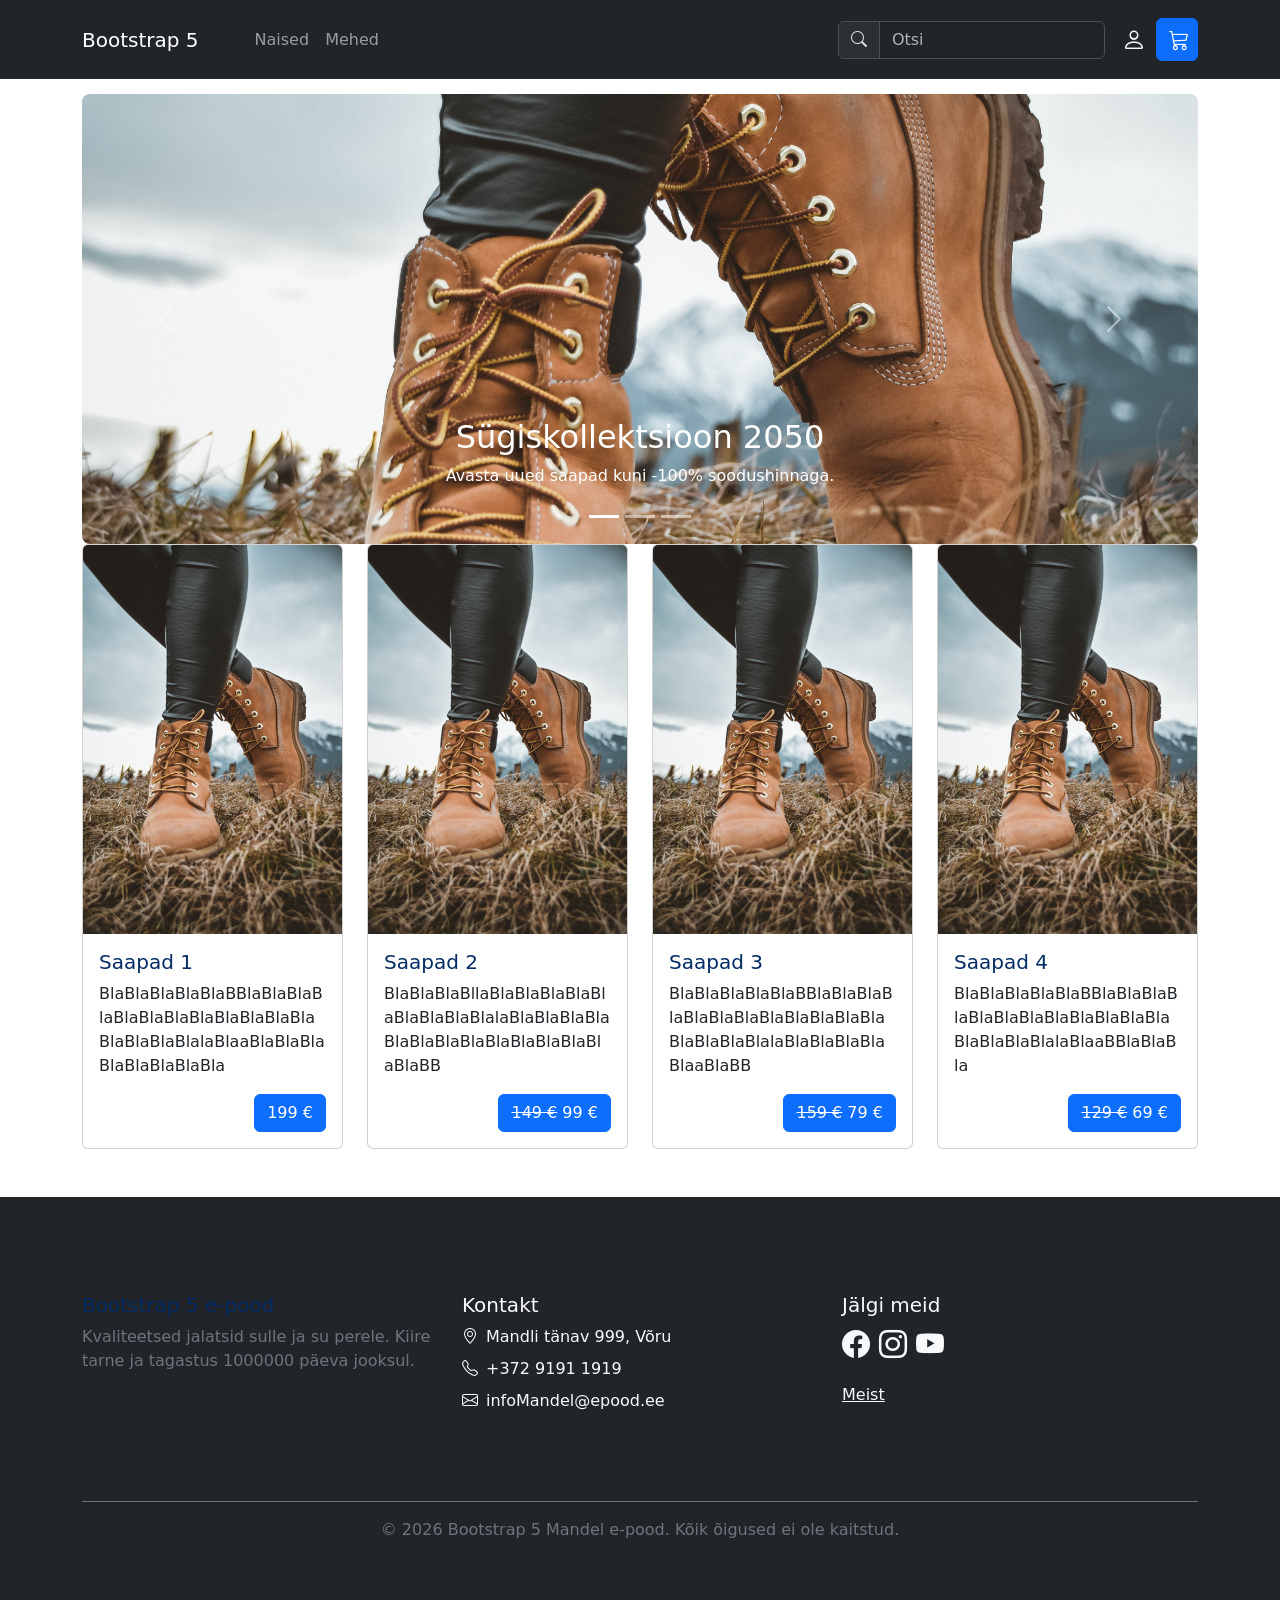
<file: index.html>
<!doctype html>
<html lang="et">

<head>
  <meta charset="utf-8">
  <meta name="viewport" content="width=device-width, initial-scale=1">
  <meta name="description" content="Bootstrapi juhend">
  <meta name="author" content="">
  <title>Bootstrap 5 juhend</title>
  <!--Bootstrap CSS-->
  <link href="https://cdn.jsdelivr.net/npm/bootstrap@5.3.3/dist/css/bootstrap.min.css" rel="stylesheet"
    integrity="sha384-QWTKZyjpPEjISv5WaRU9OFeRpok6YctnYmDr5pNlyT2bRjXh0JMhjY6hW+ALEwIH" crossorigin="anonymous">
  <!--Bootstrap ikoonid-->
  <link href="https://cdn.jsdelivr.net/npm/bootstrap-icons@1.9.1/font/bootstrap-icons.css" rel="stylesheet">
  <!--minu CSS-->
  <link rel="stylesheet" href="custom.css">
</head>

<body>
<!-- Navigatsioon --->
  <nav class="navbar navbar-expand-lg bg-dark py-3 fixed-top" data-bs-theme="dark">
    <div class="container">
      <button class="navbar-toggler" type="button" data-bs-toggle="collapse" data-bs-target="#navbarSupportedContent"
        aria-controls="navbarSupportedContent" aria-expanded="false" aria-label="Toggle navigation">
        <span class="navbar-toggler-icon"></span>
      </button>
      <a class="navbar-brand me-5" href="#">Bootstrap 5</a>
      <div class="collapse navbar-collapse" id="navbarSupportedContent">
        <ul class="navbar-nav me-auto">
          <li class="nav-item dropdown">
            <a class="nav-link dropdown" href="#" id="navbarDropdownNaised" role="button" data-bs-toggle="dropdown"
              aria-expanded="false">Naised</a>
            <ul class="dropdown-menu" aria-labelledby="navbarDropdownNaised">
              <li><a class="dropdown-item" href="#">Kingad</a></li>
              <div class="dropdown-divider"></div>
              <li><a class="dropdown-item" href="#">Saapad</a></li>
            </ul>
          </li>
          <li class="nav-item dropdown">
            <a class="nav-link dropdown" href="#" id="navbarDropdownMehed" role="button" data-bs-toggle="dropdown"
              aria-expanded="false">Mehed</a>
            <ul class="dropdown-menu" aria-labelledby="navbarDropdownMehed">
              <li><a class="dropdown-item" href="#">Kingad</a></li>
              <div class="dropdown-divider"></div>
              <li><a class="dropdown-item" href="#">Saapad</a></li>
            </ul>
          </li>
        </ul>
       
		<!--Otsi vorm -->
        <form class="d-flex me-1">
          <div class="input-group">
            <div class="input-group-text"><span class="bi bi-search mb-2"></span></div>
            <input class="form-control" type="search" placeholder="Otsi" aria-label="Search">
          </div>
        </form>
      </div>
      <div class="float-end">
       
	   <!--Login ikoon-->
        <button class="btn btn-link text-light" type="submit"><span class="bi bi-person"></span></button>
        
	   <!--Ostukorvi ikoon-->
        <a class="btn btn-primary" href="ostukorv.html"><span class="bi bi-cart3"></span></a>
      
	  </div>
    </div>
  </nav>
  
  <!--pildikarusell-->
  <div class="container mt-4">
    <div id="pildiKarusell" class="carousel slide" data-bs-ride="carousel">
      <div class="carousel-indicators">
        <button type="button" data-bs-target="#pildiKarusell" data-bs-slide-to="0" class="active" aria-current="true"
          aria-label="Slaid 1"></button>
        <button type="button" data-bs-target="#pildiKarusell" data-bs-slide-to="1" aria-label="Slaid 2"></button>
        <button type="button" data-bs-target="#pildiKarusell" data-bs-slide-to="2" aria-label="Slaid 3"></button>
      </div>
 
      <!--Slaidid -->
      <div class="carousel-inner rounded-3">
        <div class="carousel-item active">
          <img src="stephan-seeber-NzAfGi8XuA4-unsplash.jpg" class="d-block karusell-pilt" alt="Saapad">
          <div class="carousel-caption d-none d-lg-block">
            <h2>Sügiskollektsioon 2050</h2>
            <p>Avasta uued saapad kuni -100% soodushinnaga.</p>
          </div>
        </div>
        <div class="carousel-item">
          <img src="stephan-seeber-NzAfGi8XuA4-unsplash.jpg" class="d-block karusell-pilt" alt="Kingad">
          <div class="carousel-caption d-none d-lg-block">
            <h2>Tasuta tarne (ja toode)</h2>
            <p>Kõikidele üle 100000€ tellimustele.</p>
          </div>
        </div>

        <div class="carousel-item">
          <img src="stephan-seeber-NzAfGi8XuA4-unsplash.jpg" class="d-block karusell-pilt" alt="Uudised">
        </div>
      </div>
 
      <!--nupud -->
      <button class="carousel-control-prev" type="button" data-bs-target="#pildiKarusell" data-bs-slide="prev">
        <span class="carousel-control-prev-icon" aria-hidden="true"></span>
        <span class="visually-hidden">Eelmine</span>
      </button>
      <button class="carousel-control-next" type="button" data-bs-target="#pildiKarusell" data-bs-slide="next">
        <span class="carousel-control-next-icon" aria-hidden="true"></span>
        <span class="visually-hidden">Järgmine</span>
      </button>
    </div>
  </div>

  <div class="container overflow-hidden">
    <div class="row g-4 justify-content-center">
      <div class="col-xl-3 col-md-6">
        <div class="card">
          <img src="stephan-seeber-NzAfGi8XuA4-unsplash.jpg" class="card-img-top" alt="pilt">
          <div class="card-body">
            <h5 class="card-title text-primary-emphasis">Saapad 1</h5>
            <p class="card-text">BlaBlaBlaBlaBlaBBlaBlaBlaBlaBlaBlaBlaBlaBlaBlaBlaBlaBlaBlaBlaBlalaBlaaBlaBlaBlaBlaBlaBlaBlaBla</p>
            <a href="toode.html" class="btn btn-primary float-end">199 €</a>
          </div>
        </div>
      </div>
      <div class="col-xl-3 col-md-6">
        <div class="card">
          <img src="stephan-seeber-NzAfGi8XuA4-unsplash.jpg" class="card-img-top" alt="pilt">
          <div class="card-body">
            <h5 class="card-title text-primary-emphasis">Saapad 2</h5>
            <p class="card-text">BlaBlaBlaBllaBlaBlaBlaBlaBlaBlaBlaBlaBlalaBlaBlaBlaBlaBlaBlaBlaBlaBlaBlaBlaBlaBlaBlaBB</p>
            <a href="#" class="btn btn-primary float-end"><s>149 €</s> 99 € </a>
          </div>
        </div>
      </div>
      <div class="col-xl-3 col-md-6">
        <div class="card">
          <img src="stephan-seeber-NzAfGi8XuA4-unsplash.jpg" class="card-img-top" alt="pilt">
          <div class="card-body">
            <h5 class="card-title text-primary-emphasis">Saapad 3</h5>
            <p class="card-text">BlaBlaBlaBlaBlaBBlaBlaBlaBlaBlaBlaBlaBlaBlaBlaBlaBlaBlaBlaBlaBlalaBlaBlaBlaBlaBlaaBlaBB</p>
            <a href="#" class="btn btn-primary float-end"><s>159 €</s> 79 €</a>
          </div>
        </div>
      </div>
      <div class="col-xl-3  col-md-6">
        <div class="card">
          <img src="stephan-seeber-NzAfGi8XuA4-unsplash.jpg" class="card-img-top" alt="pilt">
          <div class="card-body">
            <h5 class="card-title text-primary-emphasis">Saapad 4</h5>
            <p class="card-text">BlaBlaBlaBlaBlaBBlaBlaBlaBlaBlaBlaBlaBlaBlaBlaBlaBlaBlaBlaBlaBlalaBlaaBBlaBlaBla</p>
            <a href="#" class="btn btn-primary float-end"><s>129 €</s> 69 €</a>
          </div>
        </div>
      </div>
    </div>
  </div>
  
  <!--footer-->
  <footer class="footer bg-dark text-light">
    <div class="container">
      <div class="row py-5">
        <div class="col-md-4 mb-4">
          <h5 class="text-primary-emphasis">Bootstrap 5 e-pood</h5>
          <p class="text-secondary">Kvaliteetsed jalatsid sulle ja su perele. Kiire tarne ja tagastus 1000000 päeva
            jooksul.</p>
        </div>
        <div class="col-md-4 mb-4">
          <h5>Kontakt</h5>
          <ul class="list-unstyled">
            <li class="mb-2"><span class="bi bi-geo-alt me-2"></span>Mandli tänav 999, Võru</li>
            <li class="mb-2"><span class="bi bi-telephone me-2"></span>+372 9191 1919</li>
            <li class="mb-2"><span class="bi bi-envelope me-2"></span>infoMandel@epood.ee</li>
          </ul>
        </div>
        <div class="col-md-4 mb-4">
          <h5>Jälgi meid</h5>
          <a href="#" class="text-light fs-3 me-3" aria-label="Facebook"><span class="bi bi-facebook"></span></a>
          <a href="#" class="text-light fs-3 me-3" aria-label="Instagram"><span class="bi bi-instagram"></span></a>
          <a href="#" class="text-light fs-3 me-3" aria-label="YouTube"><span class="bi bi-youtube"></span></a>
          <div class="mt-3">
            <a href="meist.html" class="link-light">Meist</a>
          </div>
        </div>
      </div>
      <div class="text-center text-secondary border-top border-secondary py-3">
        &copy; 2026 Bootstrap 5 Mandel e-pood. Kõik õigused ei ole kaitstud.
      </div>
    </div>
  </footer>
  
  <!--Popper.js-->
  <script src="https://cdn.jsdelivr.net/npm/@popperjs/core@2.11.8/dist/umd/popper.min.js"
    integrity="sha384-I7E8VVD/ismYTF4hNIPjVp/Zjvgyol6VFvRkX/vR+Vc4jQkC+hVqc2pM8ODewa9r"
    crossorigin="anonymous"></script>
  
  <!--Bootstrap.js-->
  <script src="https://cdn.jsdelivr.net/npm/bootstrap@5.3.3/dist/js/bootstrap.min.js"
    integrity="sha384-0pUGZvbkm6XF6gxjEnlmuGrJXVbNuzT9qBBavbLwCsOGabYfZo0T0to5eqruptLy"
    crossorigin="anonymous"></script>

</body>

</html>
</file>
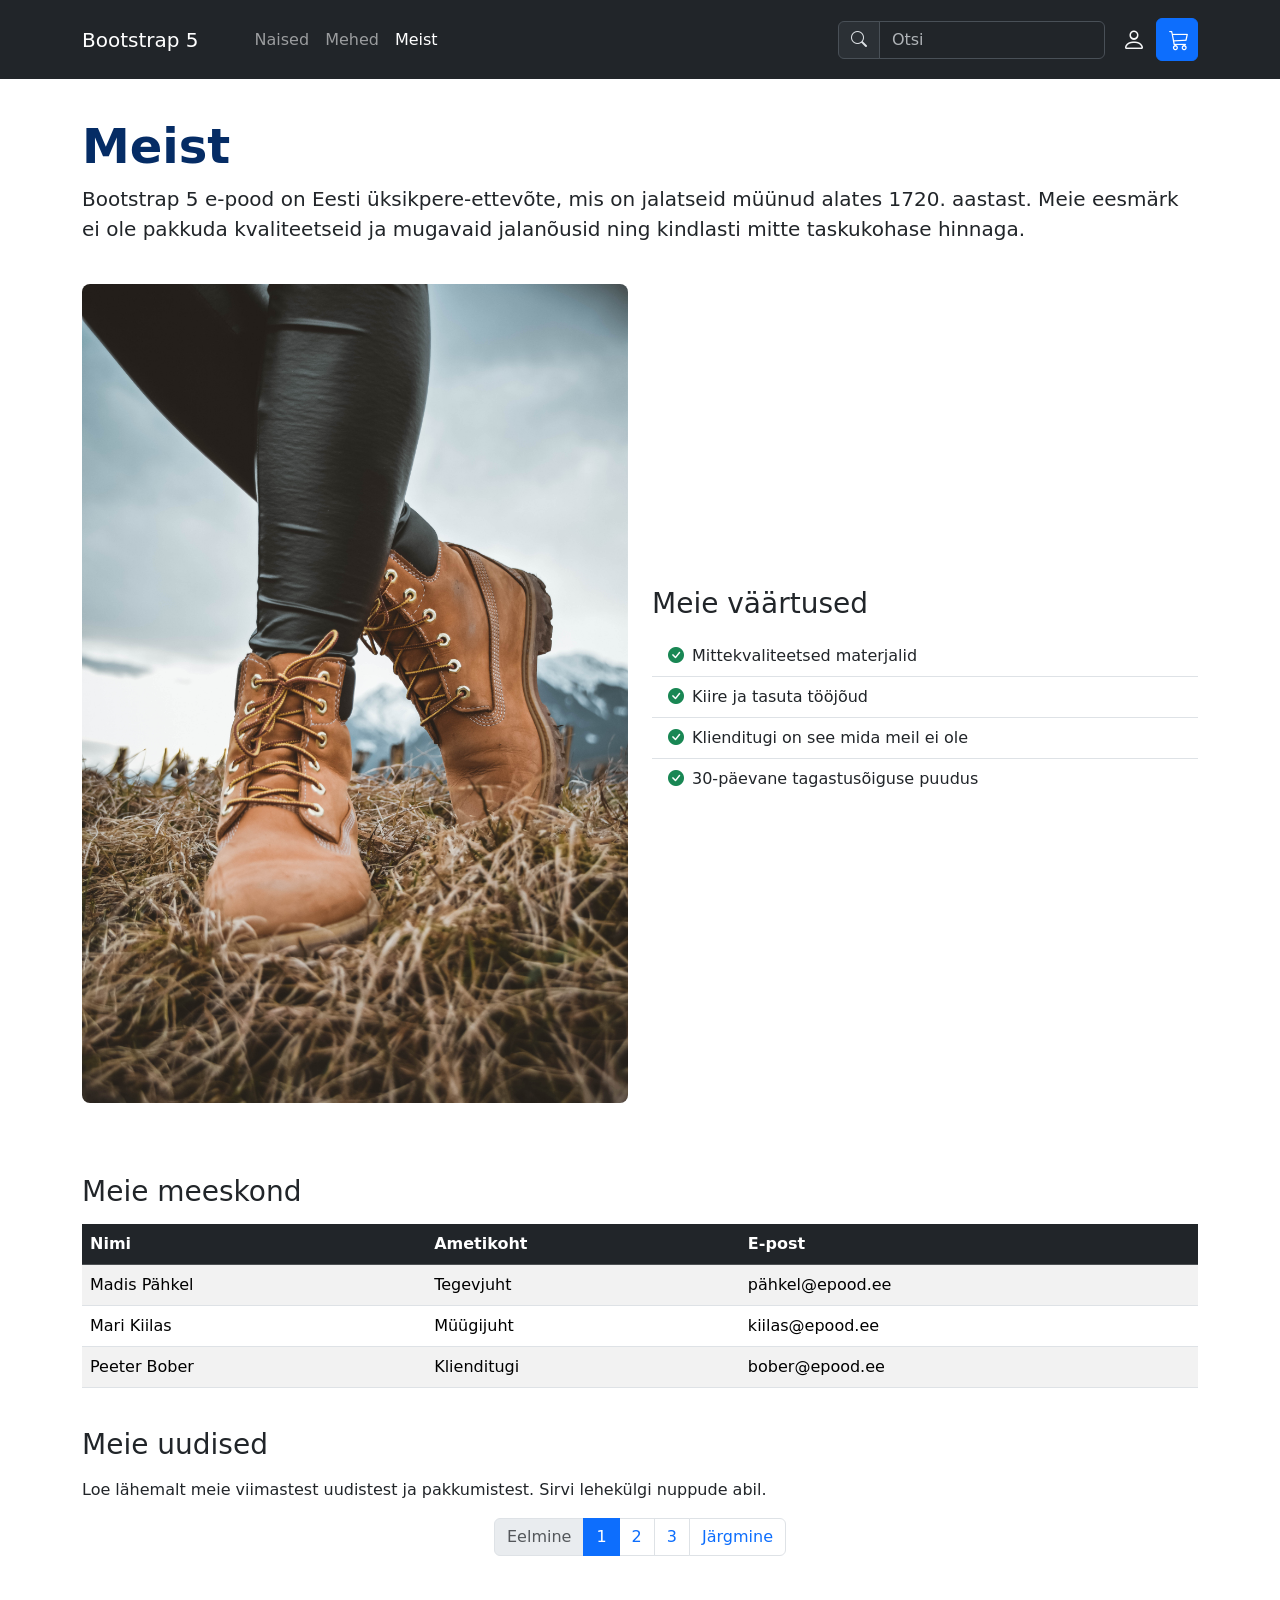
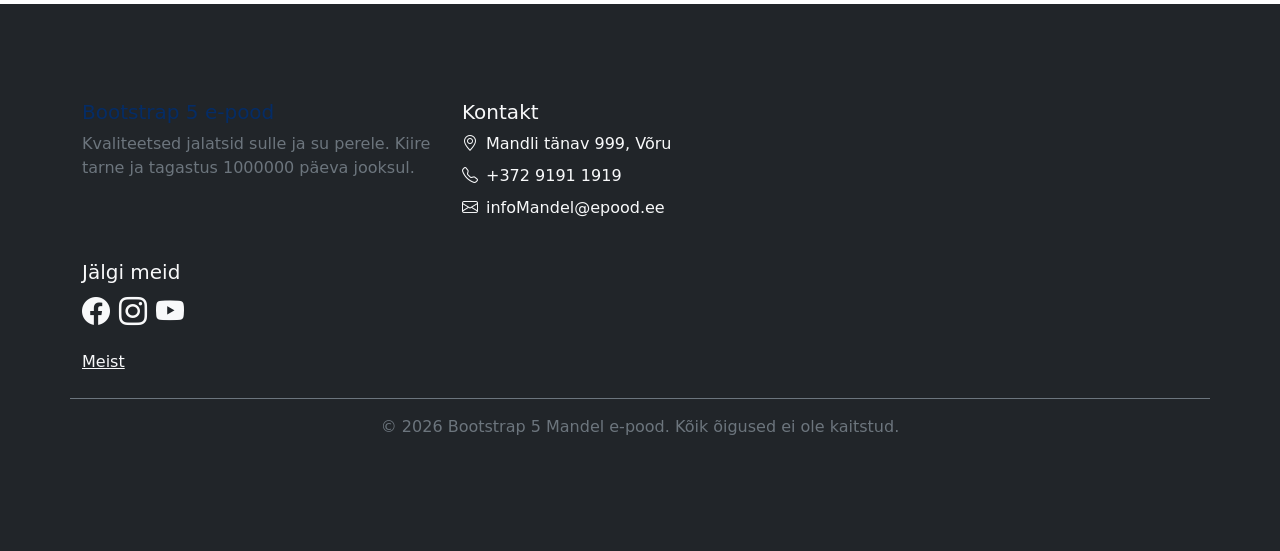
<file: meist.html>
<!doctype html>
<html lang="et">

<head>
  <meta charset="utf-8">
  <meta name="viewport" content="width=device-width, initial-scale=1">
  <meta name="description" content="Meist - Bootstrap 5 e-pood">
  <meta name="author" content="">
  <title>Meist | Bootstrap 5 juhend</title>
  <link href="https://cdn.jsdelivr.net/npm/bootstrap@5.3.3/dist/css/bootstrap.min.css" rel="stylesheet"
    integrity="sha384-QWTKZyjpPEjISv5WaRU9OFeRpok6YctnYmDr5pNlyT2bRjXh0JMhjY6hW+ALEwIH" crossorigin="anonymous">
  <link href="https://cdn.jsdelivr.net/npm/bootstrap-icons@1.9.1/font/bootstrap-icons.css" rel="stylesheet">
  <link rel="stylesheet" href="custom.css">
</head>

<body>
  <nav class="navbar navbar-expand-lg bg-dark py-3 fixed-top" data-bs-theme="dark">
    <div class="container">
      <button class="navbar-toggler" type="button" data-bs-toggle="collapse" data-bs-target="#navbarSupportedContent"
        aria-controls="navbarSupportedContent" aria-expanded="false" aria-label="Toggle navigation">
        <span class="navbar-toggler-icon"></span>
      </button>
      <a class="navbar-brand me-5" href="index.html">Bootstrap 5</a>
      <div class="collapse navbar-collapse" id="navbarSupportedContent">
        <ul class="navbar-nav me-auto">
          <li class="nav-item dropdown">
            <a class="nav-link dropdown" href="#" id="navbarDropdownNaised" role="button" data-bs-toggle="dropdown"
              aria-expanded="false">Naised</a>
            <ul class="dropdown-menu" aria-labelledby="navbarDropdownNaised">
              <li><a class="dropdown-item" href="#">Kingad</a></li>
              <div class="dropdown-divider"></div>
              <li><a class="dropdown-item" href="#">Saapad</a></li>
            </ul>
          </li>
          <li class="nav-item dropdown">
            <a class="nav-link dropdown" href="#" id="navbarDropdownMehed" role="button" data-bs-toggle="dropdown"
              aria-expanded="false">Mehed</a>
            <ul class="dropdown-menu" aria-labelledby="navbarDropdownMehed">
              <li><a class="dropdown-item" href="#">Kingad</a></li>
              <div class="dropdown-divider"></div>
              <li><a class="dropdown-item" href="#">Saapad</a></li>
            </ul>
          </li>
          <li class="nav-item">
            <a class="nav-link active" aria-current="page" href="meist.html">Meist</a>
          </li>
        </ul>

        <!--Otsi vorm -->
        <form class="d-flex me-1">
          <div class="input-group">
            <div class="input-group-text"><span class="bi bi-search mb-2"></span></div>
            <input class="form-control" type="search" placeholder="Otsi" aria-label="Search">
          </div>
        </form>
      </div>
      <div class="float-end">

        <!--Login ikoon-->
        <button class="btn btn-link text-light" type="button"><span class="bi bi-person"></span></button>

        <!--Ostukorvi ikoon-->
        <a class="btn btn-primary" href="ostukorv.html"><span class="bi bi-cart3"></span></a>
      </div>
    </div>
  </nav>

  <section>
    <div class="container">
      <!-- Pealkiri ja sissejuhatus -->
      <div class="row mt-5">
        <div class="col-12">
          <h1 class="display-5 fw-semibold text-primary-emphasis">Meist</h1>
          <p class="fs-5 fw-light">Bootstrap 5 e-pood on Eesti üksikpere-ettevõte, mis on jalatseid müünud alates 1720.
            aastast. Meie eesmärk ei ole pakkuda kvaliteetseid ja mugavaid jalanõusid ning kindlasti mitte taskukohase hinnaga.</p>
        </div>
      </div>

      <!--pilt ja väärtuste nimekiri (list group) -->
      <div class="row mt-4 align-items-center">
        <div class="col-lg-6 mb-4">
          <img src="stephan-seeber-NzAfGi8XuA4-unsplash.jpg" class="img-fluid rounded-3" alt="Meie pood">
        </div>
        <div class="col-lg-6 mb-4">
          <h3 class="mb-3">Meie väärtused</h3>
          <!--LIST GROUP -->
          <ul class="list-group list-group-flush">
            <li class="list-group-item"><span class="bi bi-check-circle-fill text-success me-2"></span>Mittekvaliteetsed
              materjalid</li>
            <li class="list-group-item"><span class="bi bi-check-circle-fill text-success me-2"></span>Kiire ja tasuta
              tööjõud</li>
            <li class="list-group-item"><span class="bi bi-check-circle-fill text-success me-2"></span>Klienditugi on see mida meil ei ole</li>
            <li class="list-group-item"><span class="bi bi-check-circle-fill text-success me-2"></span>30-päevane
              tagastusõiguse puudus</li>
          </ul>
        </div>
      </div>

      <div class="row mt-5">
        <div class="col-12">
          <h3 class="mb-3">Meie meeskond</h3>
          <!-- TABEL -->
          <table class="table table-striped table-hover align-middle">
            <thead class="table-dark">
              <tr>
                <th scope="col">Nimi</th>
                <th scope="col">Ametikoht</th>
                <th scope="col">E-post</th>
              </tr>
            </thead>
            <tbody>
              <tr>
                <td>Madis Pähkel</td>
                <td>Tegevjuht</td>
                <td>pähkel@epood.ee</td>
              </tr>
              <tr>
                <td>Mari Kiilas</td>
                <td>Müügijuht</td>
                <td>kiilas@epood.ee</td>
              </tr>
              <tr>
                <td>Peeter Bober</td>
                <td>Klienditugi</td>
                <td>bober@epood.ee</td>
              </tr>
            </tbody>
          </table>
        </div>
      </div>

      <div class="row mt-4">
        <div class="col-12">
          <h3 class="mb-3">Meie uudised</h3>
          <p>Loe lähemalt meie viimastest uudistest ja pakkumistest. Sirvi lehekülgi nuppude abil.</p>
        </div>
      </div>

      <!--PAGINATION -->
      <nav aria-label="Lehekülgede navigatsioon">
        <ul class="pagination justify-content-center">
          <li class="page-item disabled">
            <a class="page-link" href="#" tabindex="-1" aria-disabled="true">Eelmine</a>
          </li>
          <li class="page-item active" aria-current="page"><a class="page-link" href="#">1</a></li>
          <li class="page-item"><a class="page-link" href="#">2</a></li>
          <li class="page-item"><a class="page-link" href="#">3</a></li>
          <li class="page-item">
            <a class="page-link" href="#">Järgmine</a>
          </li>
        </ul>
      </nav>
    </div>
  </section>

  <!--footer-->
  <footer class="footer bg-dark text-light">
    <div class="container">
      <div class="row py-5">
        <div class="col-md-4 mb-4">
          <h5 class="text-primary-emphasis">Bootstrap 5 e-pood</h5>
          <p class="text-secondary">Kvaliteetsed jalatsid sulle ja su perele. Kiire tarne ja tagastus 1000000 päeva
            jooksul.</p>
        </div>
        <div class="col-md-4 mb-4">
          <h5>Kontakt</h5>
          <ul class="list-unstyled">
            <li class="mb-2"><span class="bi bi-geo-alt me-2"></span>Mandli tänav 999, Võru</li>
            <li class="mb-2"><span class="bi bi-telephone me-2"></span>+372 9191 1919</li>
            <li class="mb-2"><span class="bi bi-envelope me-2"></span>infoMandel@epood.ee</li>
          </ul>
        </div>
        <div>
        <div class="col-md-4 mb-4">
          <h5>Jälgi meid</h5>
          <a href="#" class="text-light fs-3 me-3" aria-label="Facebook"><span class="bi bi-facebook"></span></a>
          <a href="#" class="text-light fs-3 me-3" aria-label="Instagram"><span class="bi bi-instagram"></span></a>
          <a href="#" class="text-light fs-3 me-3" aria-label="YouTube"><span class="bi bi-youtube"></span></a>
          <div class="mt-3">
            <a href="meist.html" class="link-light">Meist</a>
          </div>
        </div>
      </div>
      <div class="text-center text-secondary border-top border-secondary py-3">
        &copy; 2026 Bootstrap 5 Mandel e-pood. Kõik õigused ei ole kaitstud.
      </div>
    </div>
  </footer>

  <!--Popper.js-->
  <script src="https://cdn.jsdelivr.net/npm/@popperjs/core@2.11.8/dist/umd/popper.min.js"
    integrity="sha384-I7E8VVD/ismYTF4hNIPjVp/Zjvgyol6VFvRkX/vR+Vc4jQkC+hVqc2pM8ODewa9r"
    crossorigin="anonymous"></script>

  <!--Bootstrap.js-->
  <script src="https://cdn.jsdelivr.net/npm/bootstrap@5.3.3/dist/js/bootstrap.min.js"
    integrity="sha384-0pUGZvbkm6XF6gxjEnlmuGrJXVbNuzT9qBBavbLwCsOGabYfZo0T0to5eqruptLy"
    crossorigin="anonymous"></script>
</body>

</html>
</file>
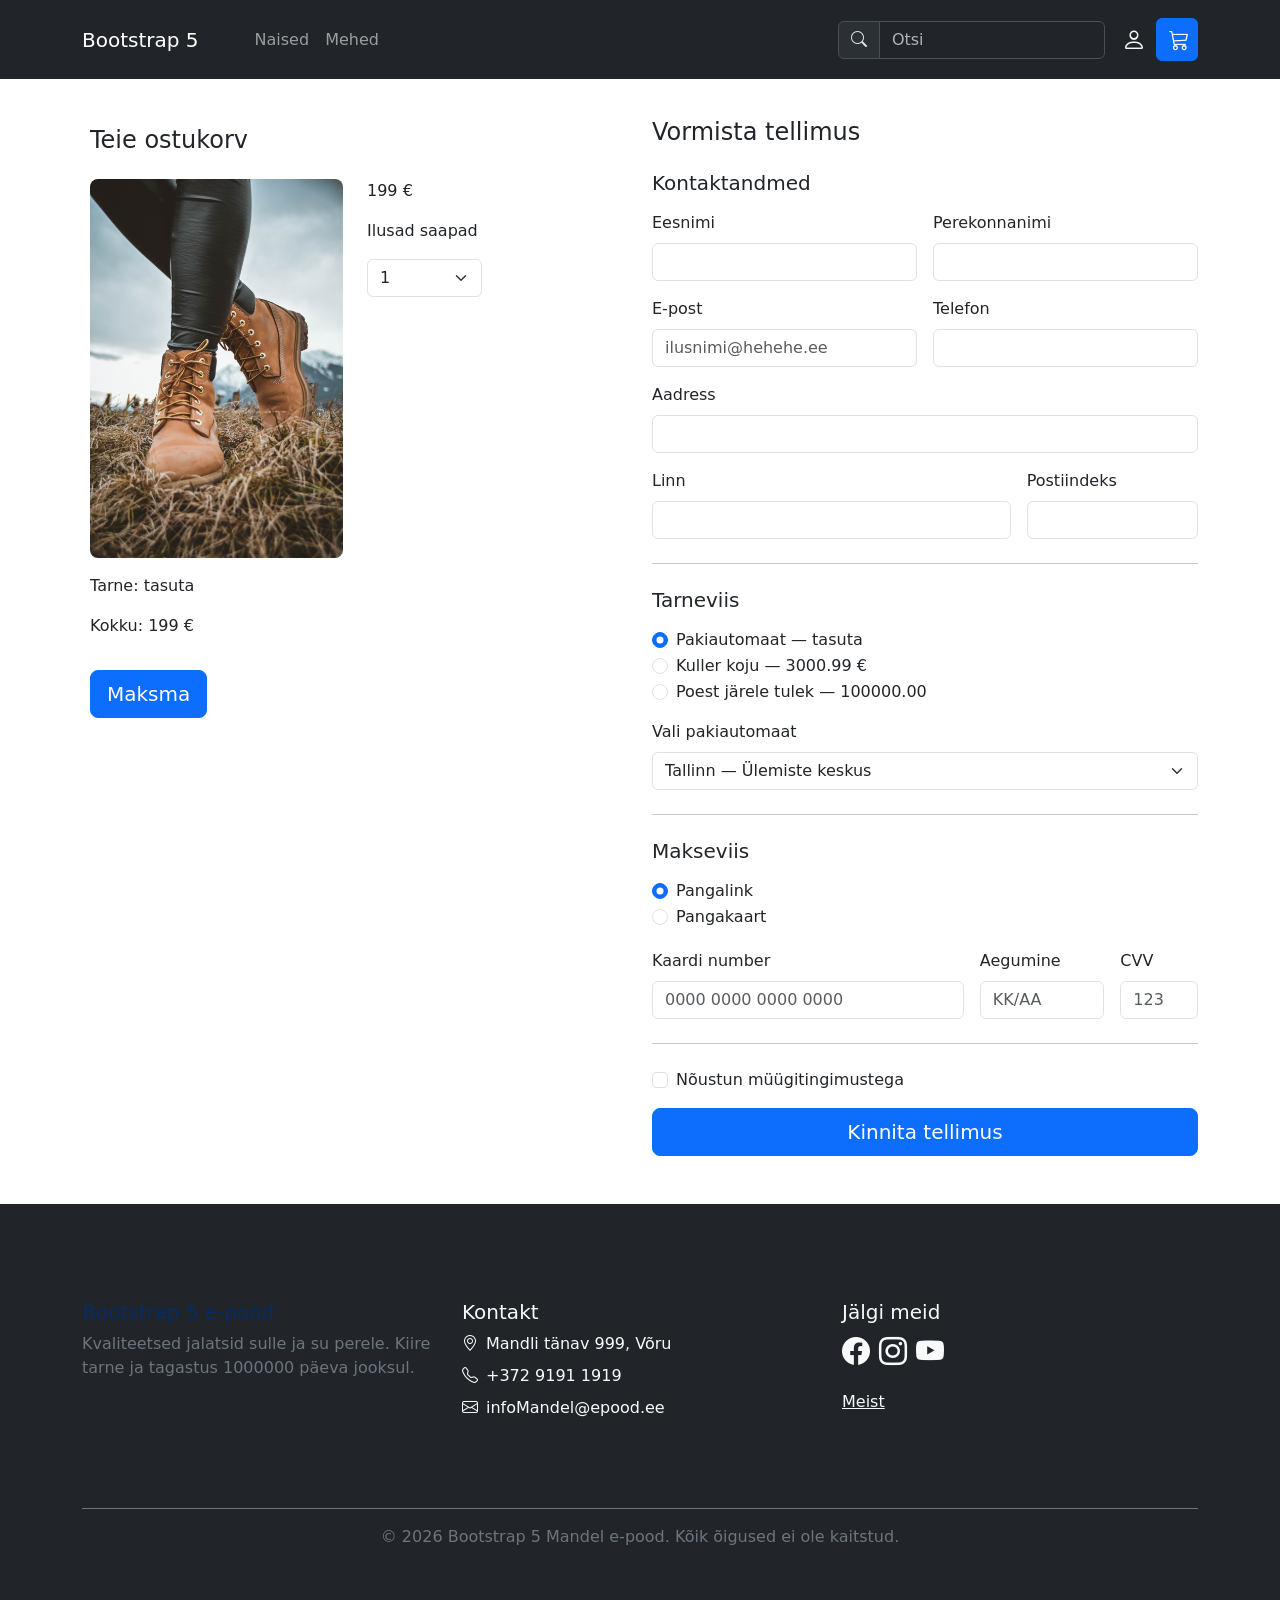
<file: ostukorv.html>
<!doctype html>
<html lang="et">

<head>
  <meta charset="utf-8">
  <meta name="viewport" content="width=device-width, initial-scale=1">
  <meta name="description" content="Bootstrapi juhend">
  <meta name="author" content="">
  <title>Bootstrap 5 juhend</title>
  <!--Bootstrap CSS-->
  <link href="https://cdn.jsdelivr.net/npm/bootstrap@5.3.3/dist/css/bootstrap.min.css" rel="stylesheet"
    integrity="sha384-QWTKZyjpPEjISv5WaRU9OFeRpok6YctnYmDr5pNlyT2bRjXh0JMhjY6hW+ALEwIH" crossorigin="anonymous">
  <!--Bootstrap ikoonid-->
  <link href="https://cdn.jsdelivr.net/npm/bootstrap-icons@1.9.1/font/bootstrap-icons.css" rel="stylesheet">
  <!--minu CSS-->
  <link rel="stylesheet" href="custom.css">
  
</head>

<body>
  <!-- Navigatsioon --->
  <nav class="navbar navbar-expand-lg bg-dark py-3 fixed-top" data-bs-theme="dark">
    <div class="container">
      <button class="navbar-toggler" type="button" data-bs-toggle="collapse" data-bs-target="#navbarSupportedContent"
        aria-controls="navbarSupportedContent" aria-expanded="false" aria-label="Toggle navigation">
        <span class="navbar-toggler-icon"></span>
      </button>
      <a class="navbar-brand me-5" href="#">Bootstrap 5</a>
      <div class="collapse navbar-collapse" id="navbarSupportedContent">
        <ul class="navbar-nav me-auto">
          <li class="nav-item dropdown">
            <a class="nav-link dropdown" href="#" id="navbarDropdownNaised" role="button" data-bs-toggle="dropdown"
              aria-expanded="false">Naised</a>
            <ul class="dropdown-menu" aria-labelledby="navbarDropdownNaised">
              <li><a class="dropdown-item" href="#">Kingad</a></li>
              <div class="dropdown-divider"></div>
              <li><a class="dropdown-item" href="#">Saapad</a></li>
            </ul>
          </li>
          <li class="nav-item dropdown">
            <a class="nav-link dropdown" href="#" id="navbarDropdownMehed" role="button" data-bs-toggle="dropdown"
              aria-expanded="false">Mehed</a>
            <ul class="dropdown-menu" aria-labelledby="navbarDropdownMehed">
              <li><a class="dropdown-item" href="#">Kingad</a></li>
              <div class="dropdown-divider"></div>
              <li><a class="dropdown-item" href="#">Saapad</a></li>
            </ul>
          </li>
        </ul>
        
		<!--Otsi vorm -->
        <form class="d-flex me-1">
          <div class="input-group">
            <div class="input-group-text"><span class="bi bi-search mb-2"></span></div>
            <input class="form-control" type="search" placeholder="Otsi" aria-label="Search">
          </div>
        </form>
      </div>
      <div class="float-end">
       
	   <!--Login ikoon-->
        <button class="btn btn-link text-light" type="submit"><span class="bi bi-person"></span></button>
       
	   <!--Ostukorvi ikoon-->
        <a class="btn btn-primary" href="ostukorv.html"><span class="bi bi-cart3"></span></a>
      </div>
    </div>
  </nav>
  <section>
    <div class="container">
      <div class="row mt-5">
        <div class="col-lg-6">
          <div class="p-2">
            <h4>Teie ostukorv</h4>
          </div>
          <div class="p-2 row">
            <div class="col-lg-6">
              <img src="stephan-seeber-NzAfGi8XuA4-unsplash.jpg" class="img-fluid rounded-3" alt="Ilusad saapad">
            </div>
			<div class="col-lg-3">
              <p>199 &#8364;</p>
              <p>Ilusad saapad</p>
              <select class="form-select">
                <option>0</option>
                <option selected="selected">1</option>
                <option>2</option>
                <option>3</option>
              </select>
              <br />
            </div>
          </div>
          <div class="p-2">
            <p>Tarne: tasuta</p>
            <p>Kokku: 199 &#8364;</p>
          </div>
          <div class="p-2 mx-auto">
            <a href="#" class="btn btn-primary btn-lg mb-3">Maksma</a>
          </div>
        </div>
        <div class="col-lg-6">
          <!-- Ül 4 -->
           <h4 class="mb-4">Vormista tellimus</h4>
          <form>
            <!-- Kontaktandmed -->
            <h5 class="mb-3">Kontaktandmed</h5>
            <div class="row g-3">
              <div class="col-md-6">
                <label for="eesnimi" class="form-label">Eesnimi</label>
                <input type="text" class="form-control" id="eesnimi" required>
              </div>
              <div class="col-md-6">
                <label for="perenimi" class="form-label">Perekonnanimi</label>
                <input type="text" class="form-control" id="perenimi" required>
              </div>
              <div class="col-md-6">
                <label for="epost" class="form-label">E-post</label>
                <input type="email" class="form-control" id="epost" placeholder="ilusnimi@hehehe.ee" required>
              </div>
              <div class="col-md-6">
                <label for="tel" class="form-label">Telefon</label>
                <input type="tel" class="form-control" id="tel">
              </div>
              <div class="col-12">
                <label for="aadress" class="form-label">Aadress</label>
                <input type="text" class="form-control" id="aadress">
              </div>
              <div class="col-md-8">
                <label for="linn" class="form-label">Linn</label>
                <input type="text" class="form-control" id="linn">
              </div>
              <div class="col-md-4">
                <label for="indeks" class="form-label">Postiindeks</label>
                <input type="text" class="form-control" id="indeks">
              </div>
            </div>
 
            <hr class="my-4">
 
            <!-- Tarneviis -->
            <h5 class="mb-3">Tarneviis</h5>
            <div class="form-check">
              <input class="form-check-input" type="radio" name="tarne" id="tarne1" checked>
              <label class="form-check-label" for="tarne1">Pakiautomaat &mdash; tasuta</label>
            </div>
            <div class="form-check">
              <input class="form-check-input" type="radio" name="tarne" id="tarne2">
              <label class="form-check-label" for="tarne2">Kuller koju &mdash; 3000.99 &#8364;</label>
            </div>
            <div class="form-check">
              <input class="form-check-input" type="radio" name="tarne" id="tarne3">
              <label class="form-check-label" for="tarne3">Poest järele tulek &mdash; 100000.00</label>
            </div>
 
            <div class="mt-3">
              <label for="pakiautomaat" class="form-label">Vali pakiautomaat</label>
              <select class="form-select" id="pakiautomaat">
                <option selected>Tallinn &mdash; Ülemiste keskus</option>
                <option>Tartu &mdash; Lõunakeskus</option>
                <option>Tartu &mdash; Eeden</option>
              </select>
            </div>
 
            <hr class="my-4">
            <!-- Makseviis -->
            <h5 class="mb-3">Makseviis</h5>
            <div class="form-check">
              <input class="form-check-input" type="radio" name="makse" id="makse1" checked>
              <label class="form-check-label" for="makse1">Pangalink</label>
            </div>
            <div class="form-check">
              <input class="form-check-input" type="radio" name="makse" id="makse2">
              <label class="form-check-label" for="makse2">Pangakaart</label>
            </div>
            <div class="row g-3 mt-1">
              <div class="col-md-7">
                <label for="kaart" class="form-label">Kaardi number</label>
                <input type="text" class="form-control" id="kaart" placeholder="0000 0000 0000 0000">
              </div>
              <div class="col-md-3">
                <label for="aegumine" class="form-label">Aegumine</label>
                <input type="text" class="form-control" id="aegumine" placeholder="KK/AA">
              </div>
              <div class="col-md-2">
                <label for="cvv" class="form-label">CVV</label>
                <input type="text" class="form-control" id="cvv" placeholder="123">
              </div>
            </div>
 
            <hr class="my-4">
 
            <div class="form-check mb-3">
              <input class="form-check-input" type="checkbox" id="nous" required>
              <label class="form-check-label" for="nous">Nõustun müügitingimustega</label>
            </div>
 
            <button class="btn btn-primary btn-lg w-100" type="submit">Kinnita tellimus</button>
          </form>
        </div>
      </div>
    </div>
  </section>

  
  <!--footer-->
  <footer class="footer bg-dark text-light">
    <div class="container">
      <div class="row py-5">
        <div class="col-md-4 mb-4">
          <h5 class="text-primary-emphasis">Bootstrap 5 e-pood</h5>
          <p class="text-secondary">Kvaliteetsed jalatsid sulle ja su perele. Kiire tarne ja tagastus 1000000 päeva
            jooksul.</p>
        </div>
        <div class="col-md-4 mb-4">
          <h5>Kontakt</h5>
          <ul class="list-unstyled">
            <li class="mb-2"><span class="bi bi-geo-alt me-2"></span>Mandli tänav 999, Võru</li>
            <li class="mb-2"><span class="bi bi-telephone me-2"></span>+372 9191 1919</li>
            <li class="mb-2"><span class="bi bi-envelope me-2"></span>infoMandel@epood.ee</li>
          </ul>
        </div>
        <div class="col-md-4 mb-4">
          <h5>Jälgi meid</h5>
          <a href="#" class="text-light fs-3 me-3" aria-label="Facebook"><span class="bi bi-facebook"></span></a>
          <a href="#" class="text-light fs-3 me-3" aria-label="Instagram"><span class="bi bi-instagram"></span></a>
          <a href="#" class="text-light fs-3 me-3" aria-label="YouTube"><span class="bi bi-youtube"></span></a>
          <div class="mt-3">
            <a href="meist.html" class="link-light">Meist</a>
          </div>
        </div>
      </div>
      <div class="text-center text-secondary border-top border-secondary py-3">
        &copy; 2026 Bootstrap 5 Mandel e-pood. Kõik õigused ei ole kaitstud.
      </div>
    </div>
  </footer>
  
  <!--Popper.js-->
  <script src="https://cdn.jsdelivr.net/npm/@popperjs/core@2.11.8/dist/umd/popper.min.js"
    integrity="sha384-I7E8VVD/ismYTF4hNIPjVp/Zjvgyol6VFvRkX/vR+Vc4jQkC+hVqc2pM8ODewa9r"
    crossorigin="anonymous"></script>
	
  <!--Bootstrap.js-->
  <script src="https://cdn.jsdelivr.net/npm/bootstrap@5.3.3/dist/js/bootstrap.min.js"
    integrity="sha384-0pUGZvbkm6XF6gxjEnlmuGrJXVbNuzT9qBBavbLwCsOGabYfZo0T0to5eqruptLy"
    crossorigin="anonymous"></script>
</body>

</html>
</file>
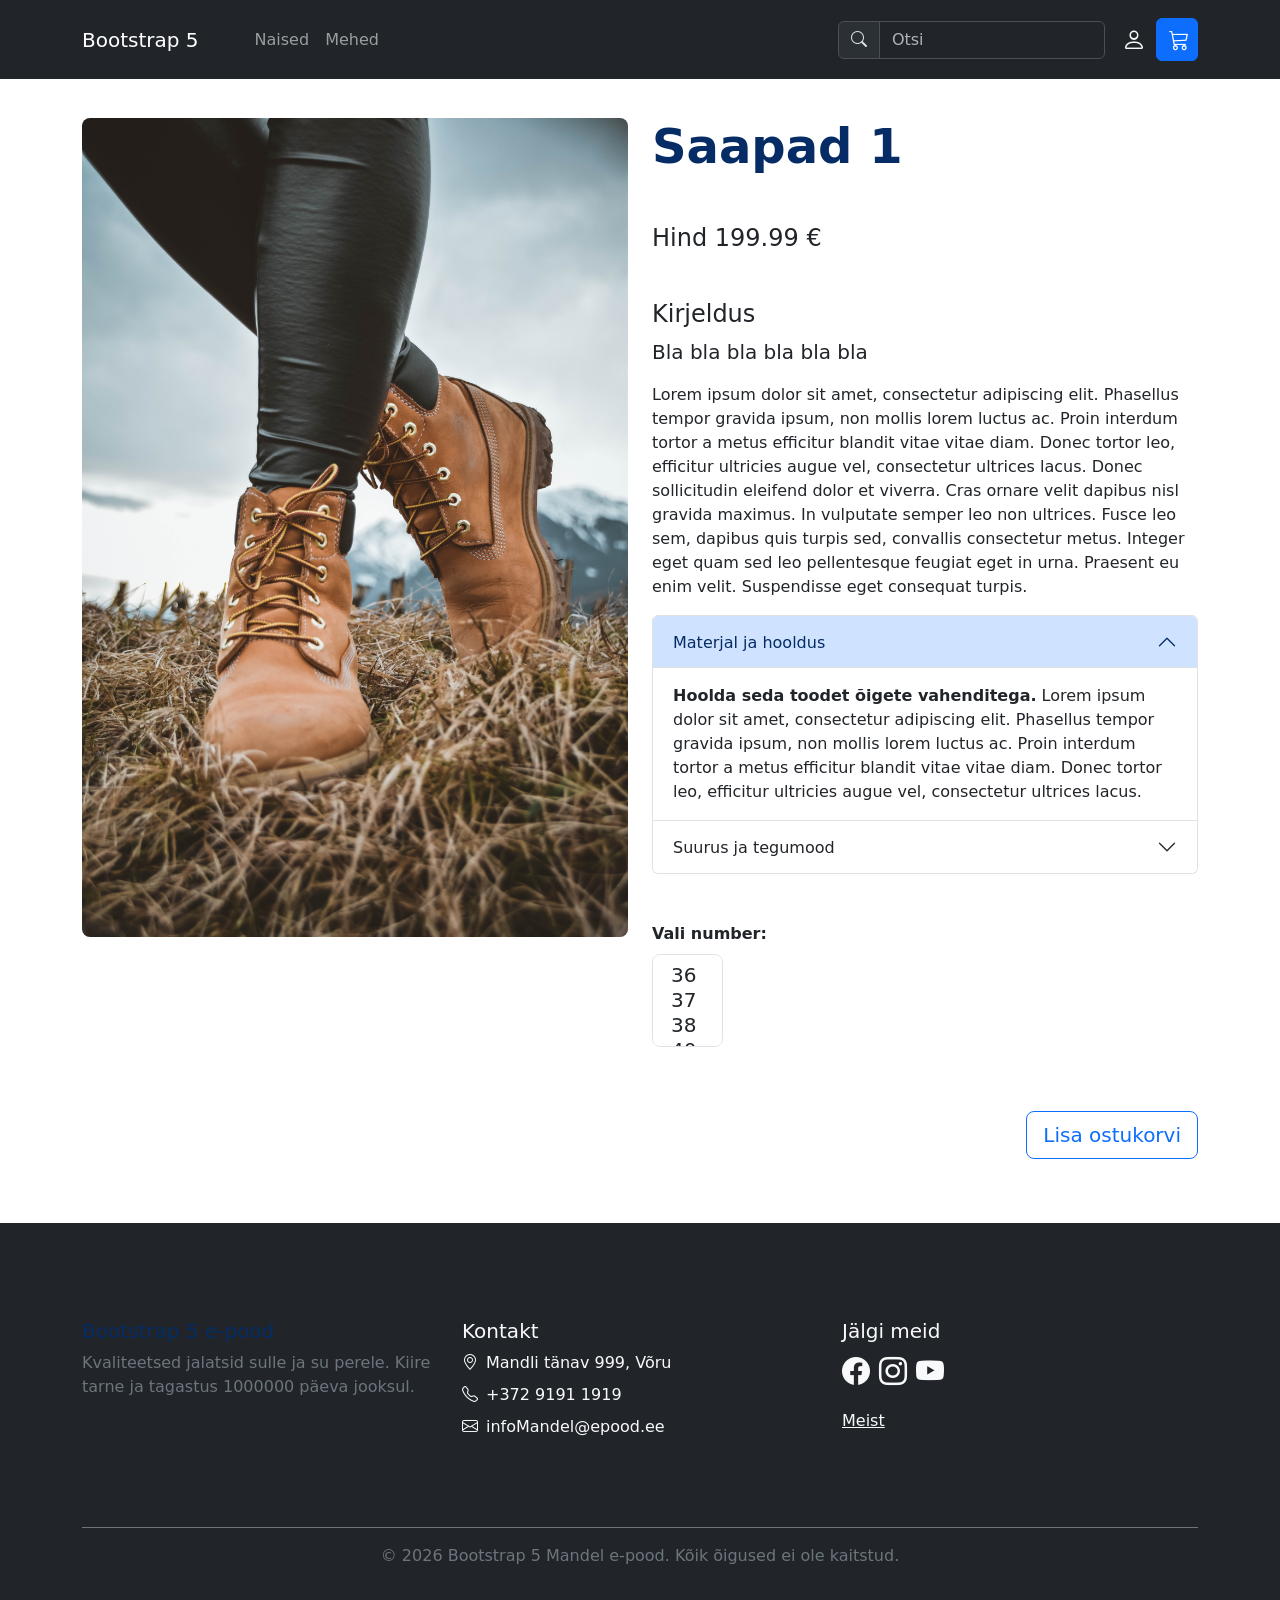
<file: toode.html>
<!doctype html>
<html lang="et">

<head>
  <meta charset="utf-8">
  <meta name="viewport" content="width=device-width, initial-scale=1">
  <meta name="description" content="Bootstrapi juhend">
  <meta name="author" content="">
  <title>Bootstrap 5 juhend</title>
  <!--Bootstrap CSS-->
  <link href="https://cdn.jsdelivr.net/npm/bootstrap@5.3.3/dist/css/bootstrap.min.css" rel="stylesheet"
    integrity="sha384-QWTKZyjpPEjISv5WaRU9OFeRpok6YctnYmDr5pNlyT2bRjXh0JMhjY6hW+ALEwIH" crossorigin="anonymous">
  <!--Bootstrap ikoonid-->
  <link href="https://cdn.jsdelivr.net/npm/bootstrap-icons@1.9.1/font/bootstrap-icons.css" rel="stylesheet">
  <!--minu CSS-->
  <link rel="stylesheet" href="custom.css">
 
</head>

<body>
<!-- Navigatsioon --->
  <nav class="navbar navbar-expand-lg bg-dark py-3 fixed-top" data-bs-theme="dark">
    <div class="container">
      <button class="navbar-toggler" type="button" data-bs-toggle="collapse" data-bs-target="#navbarSupportedContent"
        aria-controls="navbarSupportedContent" aria-expanded="false" aria-label="Toggle navigation">
        <span class="navbar-toggler-icon"></span>
      </button>
      <a class="navbar-brand me-5" href="#">Bootstrap 5</a>
      <div class="collapse navbar-collapse" id="navbarSupportedContent">
        <ul class="navbar-nav me-auto">
          <li class="nav-item dropdown">
            <a class="nav-link dropdown" href="#" id="navbarDropdownNaised" role="button" data-bs-toggle="dropdown"
              aria-expanded="false">Naised</a>
            <ul class="dropdown-menu" aria-labelledby="navbarDropdownNaised">
              <li><a class="dropdown-item" href="#">Kingad</a></li>
              <div class="dropdown-divider"></div>
              <li><a class="dropdown-item" href="#">Saapad</a></li>
            </ul>
          </li>
          <li class="nav-item dropdown">
            <a class="nav-link dropdown" href="#" id="navbarDropdownMehed" role="button" data-bs-toggle="dropdown"
              aria-expanded="false">Mehed</a>
            <ul class="dropdown-menu" aria-labelledby="navbarDropdownMehed">
              <li><a class="dropdown-item" href="#">Kingad</a></li>
              <div class="dropdown-divider"></div>
              <li><a class="dropdown-item" href="#">Saapad</a></li>
            </ul>
          </li>
        </ul>
       
	   <!--Otsi vorm -->
        <form class="d-flex me-1">
          <div class="input-group">
            <div class="input-group-text"><span class="bi bi-search mb-2"></span></div>
            <input class="form-control" type="search" placeholder="Otsi" aria-label="Search">
          </div>
        </form>
      </div>
      <div class="float-end">
      
	  <!--Login ikoon-->
        <button class="btn btn-link text-light" type="submit"><span class="bi bi-person"></span></button>
      
	  <!--Ostukorvi ikoon-->
        <a class="btn btn-primary" href="ostukorv.html"><span class="bi bi-cart3"></span></a>
      </div>
    </div>
  </nav>
  <section>
    <div class="container">
      <div class="row mt-5">
        <div class="col-lg-6"><img src="stephan-seeber-NzAfGi8XuA4-unsplash.jpg" class="img-fluid rounded-3"
            alt="saapad" /></div>
        <div class="col-lg-6">
          <h1 class="display-5 fw-semibold text-primary-emphasis">Saapad 1</h1>
          <h4 class="mt-5 text">Hind 199.99 &#8364;</h4>
          <h4 class="mt-5">Kirjeldus</h4>
          <p class="my-2 fs-5 fw-light">Bla bla bla bla bla bla </p>
          <p class="mt-3">Lorem ipsum dolor sit amet, consectetur adipiscing elit. Phasellus tempor gravida ipsum, non
            mollis lorem luctus ac. Proin interdum tortor a metus efficitur blandit vitae vitae diam. Donec tortor leo,
            efficitur ultricies augue vel, consectetur ultrices lacus. Donec sollicitudin eleifend dolor et viverra.
            Cras ornare velit dapibus nisl gravida maximus. In vulputate semper leo non ultrices. Fusce leo sem, dapibus
            quis turpis sed, convallis consectetur metus. Integer eget quam sed leo pellentesque feugiat eget in urna.
            Praesent eu enim velit. Suspendisse eget consequat turpis.</p>
          <div class="accordion" id="accordionExample">
            <div class="accordion-item">
              <h2 class="accordion-header">
                <button class="accordion-button" type="button" data-bs-toggle="collapse"
                  data-bs-target="#collapseOne" aria-expanded="true" aria-controls="collapseOne">
                  Materjal ja hooldus
                </button>
              </h2>
              <div id="collapseOne" class="accordion-collapse collapse show" data-bs-parent="#accordionExample">
                <div class="accordion-body">
                  <strong>Hoolda seda toodet õigete vahenditega.</strong> Lorem ipsum dolor sit amet, consectetur
                  adipiscing elit. Phasellus tempor gravida ipsum, non mollis lorem luctus ac. Proin interdum tortor a
                  metus efficitur blandit vitae vitae diam. Donec tortor leo, efficitur ultricies augue vel, consectetur
                  ultrices lacus.
                </div>
              </div>
            </div>
            <div class="accordion-item">
              <h2 class="accordion-header">
                <button class="accordion-button collapsed" type="button" data-bs-toggle="collapse"
                  data-bs-target="#collapseTwo" aria-expanded="false" aria-controls="collapseTwo">
                  Suurus ja tegumood
                </button>
              </h2>
              <div id="collapseTwo" class="accordion-collapse collapse" data-bs-parent="#accordionExample">
                <div class="accordion-body">
                  <strong>Väiksem suurus, osta suurem number.</strong> Lorem ipsum dolor sit amet, consectetur
                  adipiscing elit. Phasellus tempor gravida ipsum, non mollis lorem luctus ac. Proin interdum tortor a
                  metus efficitur blandit vitae vitae diam. Donec tortor leo, efficitur ultricies augue vel, consectetur
                  ultrices lacus.
                </div>
              </div>
            </div>
          </div>
          <div class="form row my-5">
            <div class="col-2">
              <label for="jalanr" class="form-label fw-semibold text-nowrap">Vali number:</label>
              <select class="form-select form-select-lg" size="3" id="jalanr" name="jalanumber">
                <option>36</option>
                <option>37</option>
                <option>38</option>
                <option>40</option>
                <option>45</option>
                <option>55</option>
              </select>
            </div>
          </div>
          
		  <!--Ostukorvi lisamise nupp lingina-->
          <a class="btn btn-outline-primary btn-lg my-3 float-end" href="ostukorv.html" role="button">Lisa ostukorvi</a>
        
		</div>
      </div>
    </div>
  </section>
  
  <!--footer-->
  <footer class="footer bg-dark text-light">
    <div class="container">
      <div class="row py-5">
        <div class="col-md-4 mb-4">
          <h5 class="text-primary-emphasis">Bootstrap 5 e-pood</h5>
          <p class="text-secondary">Kvaliteetsed jalatsid sulle ja su perele. Kiire tarne ja tagastus 1000000 päeva
            jooksul.</p>
        </div>
        <div class="col-md-4 mb-4">
          <h5>Kontakt</h5>
          <ul class="list-unstyled">
            <li class="mb-2"><span class="bi bi-geo-alt me-2"></span>Mandli tänav 999, Võru</li>
            <li class="mb-2"><span class="bi bi-telephone me-2"></span>+372 9191 1919</li>
            <li class="mb-2"><span class="bi bi-envelope me-2"></span>infoMandel@epood.ee</li>
          </ul>
        </div>
        <div class="col-md-4 mb-4">
          <h5>Jälgi meid</h5>
          <a href="#" class="text-light fs-3 me-3" aria-label="Facebook"><span class="bi bi-facebook"></span></a>
          <a href="#" class="text-light fs-3 me-3" aria-label="Instagram"><span class="bi bi-instagram"></span></a>
          <a href="#" class="text-light fs-3 me-3" aria-label="YouTube"><span class="bi bi-youtube"></span></a>
          <div class="mt-3">
            <a href="meist.html" class="link-light">Meist</a>
          </div>
        </div>
      </div>
      <div class="text-center text-secondary border-top border-secondary py-3">
        &copy; 2026 Bootstrap 5 Mandel e-pood. Kõik õigused ei ole kaitstud.
      </div>
    </div>
  </footer>
  
  <!--Popper.js-->
  <script src="https://cdn.jsdelivr.net/npm/@popperjs/core@2.11.8/dist/umd/popper.min.js"
    integrity="sha384-I7E8VVD/ismYTF4hNIPjVp/Zjvgyol6VFvRkX/vR+Vc4jQkC+hVqc2pM8ODewa9r"
    crossorigin="anonymous"></script>

  <!--Bootstrap.js-->
  <script src="https://cdn.jsdelivr.net/npm/bootstrap@5.3.3/dist/js/bootstrap.min.js"
    integrity="sha384-0pUGZvbkm6XF6gxjEnlmuGrJXVbNuzT9qBBavbLwCsOGabYfZo0T0to5eqruptLy"
    crossorigin="anonymous"></script>
  
</body>

</html>
</file>
<file: custom.css>
body {
    padding-top: 70px;
}

footer {
    margin-top: 3rem;
    padding: 3rem;
}

.bi {
    display: inline-block;
    fill: currentColor;
    width: 1rem;
    height: 1rem;
}

.bi-person {
    display: inline-block;
    fill: currentColor;
    font-size: 1.5rem;
   
}

.bi-cart3 {
    display: inline-block;
    fill: currentColor;
    font-size: 1.25rem;
    
}


.karusell-pilt {
    width: 100%;
    height: 450px;
    object-fit: cover;
}
</file>
